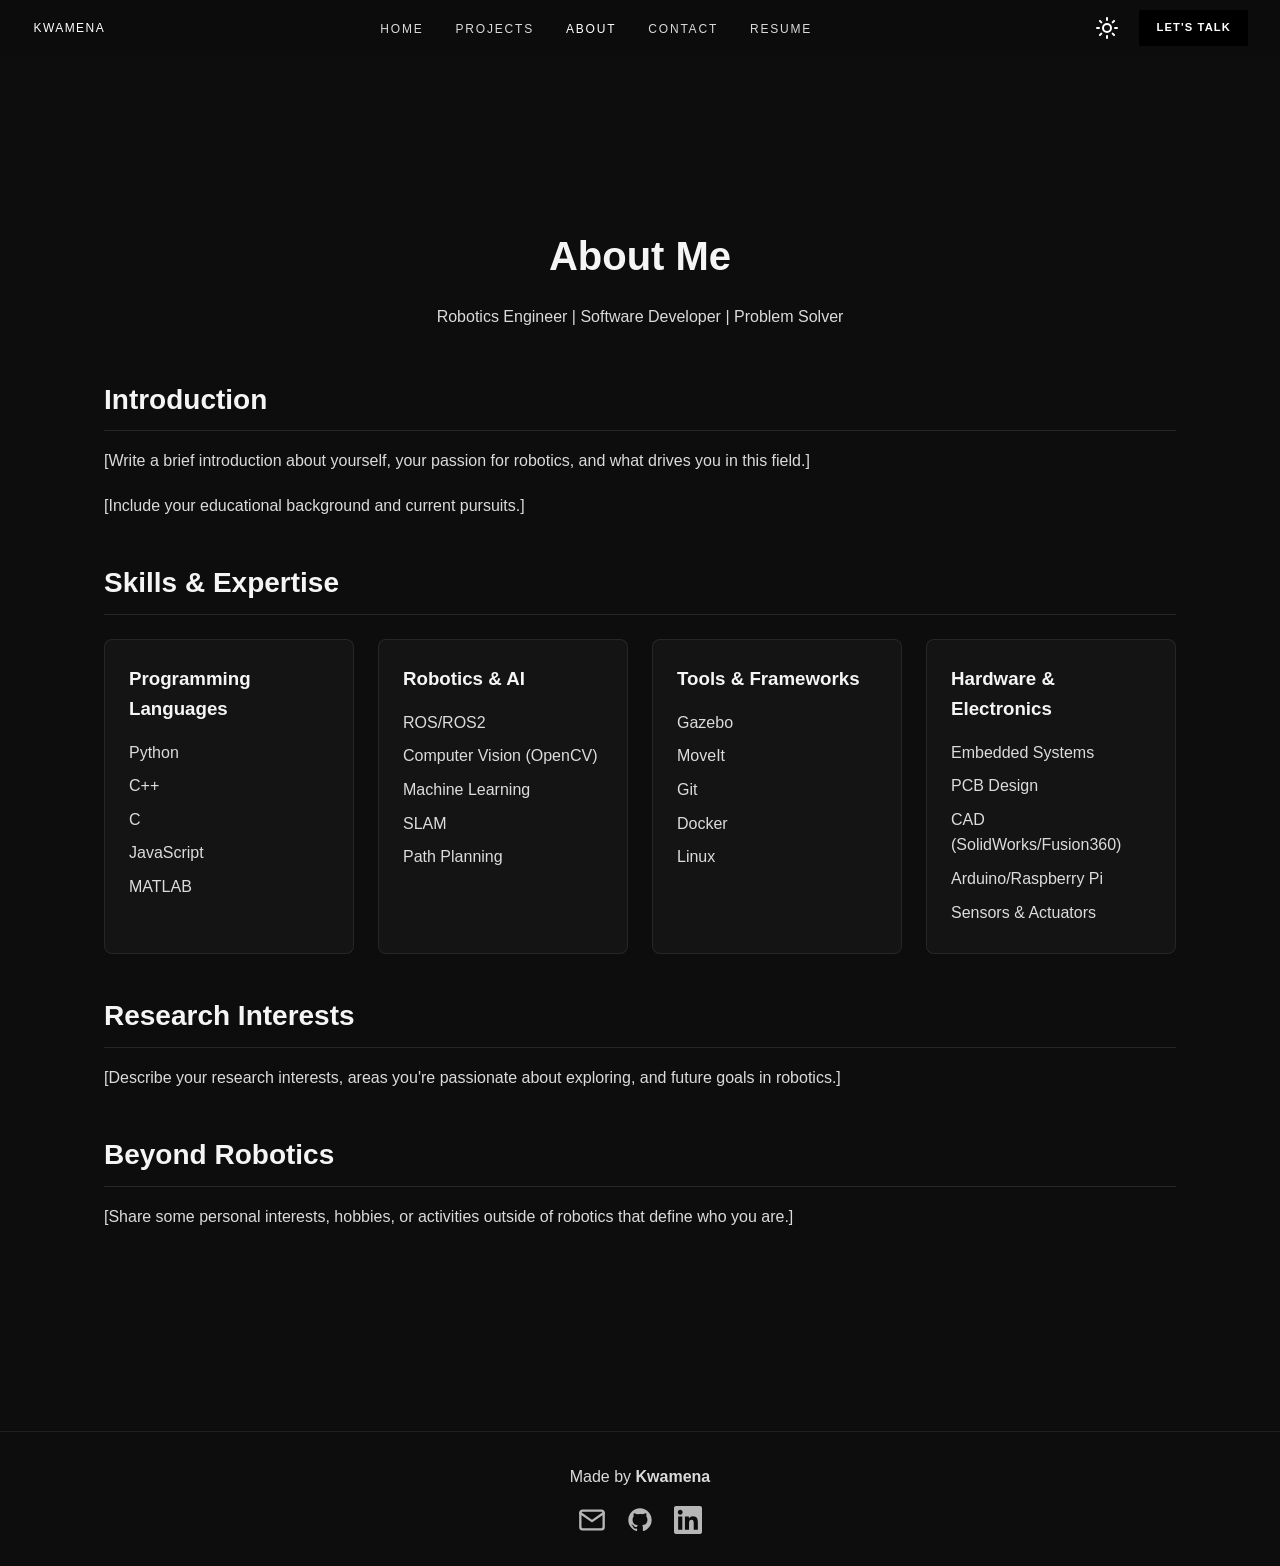
<file: about.html>
<!DOCTYPE html>
<html lang="en">
<head>
    <meta charset="UTF-8">
    <meta name="viewport" content="width=device-width, initial-scale=1.0">
    <meta name="description" content="About - Your Name">
    <title>About - Your Name</title>
    <link rel="stylesheet" href="styles.css">
    <link rel="stylesheet" href="css/header.css">
    <link rel="stylesheet" href="css/theme.css">
</head>
<body class="theme-dark">
    <!-- start header -->
    <header class="sticky-header">
        <a href="index.html" class="header-logo">
            <span>KWAMENA</span>
        </a>
        <nav>
            <ul class="header-nav">
                <li><a href="index.html">Home</a></li>
                <li><a href="index.html#projects">Projects</a></li>
                <li><a href="about.html" class="active">About</a></li>
                <li><a href="contact.html">Contact</a></li>
                <li><a href="resume.html">Resume</a></li>
            </ul>
        </nav>
        <div class="header-cta">
            <button type="button" id="theme-toggle" aria-label="Switch to light mode"></button>
            <a href="contact.html" class="btn">Let's Talk</a>
            <button type="button" class="btn menu-toggle" aria-label="Open menu">Menu</button>
        </div>
    </header>
    <div class="nav-drawer-overlay" id="nav-overlay" aria-hidden="true"></div>
    <div class="nav-drawer" id="nav-drawer" aria-label="Mobile navigation">
        <nav class="nav-drawer-inner">
            <ul class="nav-drawer-list">
                <li><a href="index.html">Home</a></li>
                <li><a href="index.html#projects">Projects</a></li>
                <li><a href="about.html" class="active">About</a></li>
                <li><a href="contact.html">Contact</a></li>
                <li><a href="resume.html">Resume</a></li>
            </ul>
        </nav>
    </div>

    <!-- end header -->

    <!-- Main Content -->
    <main class="container">
        <div class="about-container">
            <div class="about-header">
                <h1>About Me</h1>
                <p>Robotics Engineer | Software Developer | Problem Solver</p>
            </div>

            <div class="about-section">
                <h2>Introduction</h2>
                <p>
                    [Write a brief introduction about yourself, your passion for robotics, and what drives you in this field.]
                </p>
                <p>
                    [Include your educational background and current pursuits.]
                </p>
            </div>

            <div class="about-section">
                <h2>Skills & Expertise</h2>
                <div class="skills-grid">
                    <div class="skill-category">
                        <h3>Programming Languages</h3>
                        <ul>
                            <li>Python</li>
                            <li>C++</li>
                            <li>C</li>
                            <li>JavaScript</li>
                            <li>MATLAB</li>
                        </ul>
                    </div>

                    <div class="skill-category">
                        <h3>Robotics & AI</h3>
                        <ul>
                            <li>ROS/ROS2</li>
                            <li>Computer Vision (OpenCV)</li>
                            <li>Machine Learning</li>
                            <li>SLAM</li>
                            <li>Path Planning</li>
                        </ul>
                    </div>

                    <div class="skill-category">
                        <h3>Tools & Frameworks</h3>
                        <ul>
                            <li>Gazebo</li>
                            <li>MoveIt</li>
                            <li>Git</li>
                            <li>Docker</li>
                            <li>Linux</li>
                        </ul>
                    </div>

                    <div class="skill-category">
                        <h3>Hardware & Electronics</h3>
                        <ul>
                            <li>Embedded Systems</li>
                            <li>PCB Design</li>
                            <li>CAD (SolidWorks/Fusion360)</li>
                            <li>Arduino/Raspberry Pi</li>
                            <li>Sensors & Actuators</li>
                        </ul>
                    </div>
                </div>
            </div>

            <div class="about-section">
                <h2>Research Interests</h2>
                <p>
                    [Describe your research interests, areas you're passionate about exploring, and future goals in robotics.]
                </p>
            </div>

            <div class="about-section">
                <h2>Beyond Robotics</h2>
                <p>
                    [Share some personal interests, hobbies, or activities outside of robotics that define who you are.]
                </p>
            </div>
        </div>
    </main>

    <!-- start footer -->
    <footer class="footer">
        <p>Made by <strong>Kwamena</strong></p>
        <div class="footer-social">
            <a data-social="email" href="#" aria-label="Email"><img src="assets/icons/email.svg" width="28" height="28" alt="" class="footer-icon"></a>
            <a data-social="github" href="#" target="_blank" rel="noopener" aria-label="GitHub"><img src="assets/icons/github.svg" width="28" height="28" alt="" class="footer-icon"></a>
            <a data-social="linkedIn" href="#" target="_blank" rel="noopener" aria-label="LinkedIn"><img src="assets/icons/linkedin.svg" width="28" height="28" alt="" class="footer-icon"></a>
        </div>
    </footer>

    <!-- end footer -->
    <script src="js/header.js"></script>
    <script type="module" src="js/footer-social.js"></script>
    <script src="js/theme.js"></script>
</body>
</html>
</file>
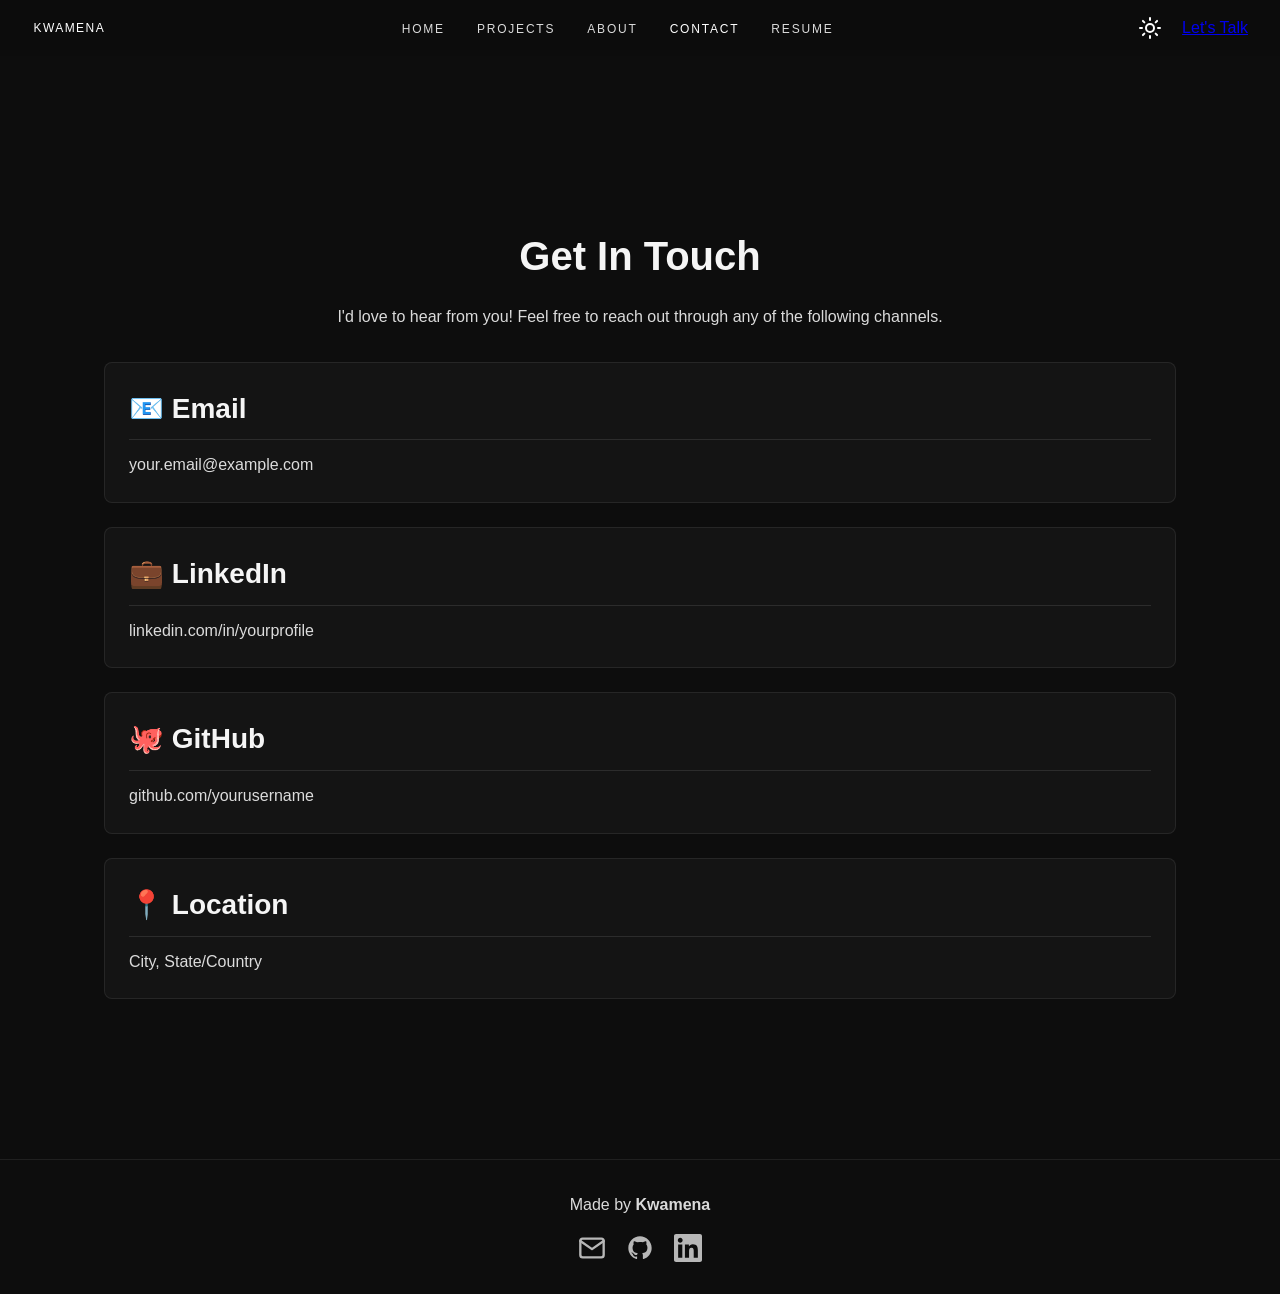
<file: contact.html>
<!DOCTYPE html>
<html lang="en">
<head>
    <meta charset="UTF-8">
    <meta name="viewport" content="width=device-width, initial-scale=1.0">
    <meta name="description" content="Contact - Your Name">
    <title>Contact - Your Name</title>
    <link rel="stylesheet" href="styles.css">
    <link rel="stylesheet" href="css/header.css">
    <link rel="stylesheet" href="css/theme.css">
</head>
<body class="theme-dark">
    <!-- start header -->
    <header class="sticky-header">
        <a href="index.html" class="header-logo">
            <span>KWAMENA</span>
        </a>
        <nav>
            <ul class="header-nav">
                <li><a href="index.html">Home</a></li>
                <li><a href="index.html#projects">Projects</a></li>
                <li><a href="about.html">About</a></li>
                <li><a href="contact.html" class="active">Contact</a></li>
                <li><a href="resume.html">Resume</a></li>
            </ul>
        </nav>
        <div class="header-cta">
            <button type="button" id="theme-toggle" aria-label="Switch to light mode"></button>
            <a href="contact.html" class="active" class="btn">Let's Talk</a>
            <button type="button" class="btn menu-toggle" aria-label="Open menu">Menu</button>
        </div>
    </header>
    <div class="nav-drawer-overlay" id="nav-overlay" aria-hidden="true"></div>
    <div class="nav-drawer" id="nav-drawer" aria-label="Mobile navigation">
        <nav class="nav-drawer-inner">
            <ul class="nav-drawer-list">
                <li><a href="index.html">Home</a></li>
                <li><a href="index.html#projects">Projects</a></li>
                <li><a href="about.html">About</a></li>
                <li><a href="contact.html" class="active">Contact</a></li>
                <li><a href="resume.html">Resume</a></li>
            </ul>
        </nav>
    </div>

    <!-- end header -->

    <!-- Main Content -->
    <main class="container">
        <div class="contact-container">
            <div class="contact-header">
                <h1>Get In Touch</h1>
                <p>I'd love to hear from you! Feel free to reach out through any of the following channels.</p>
            </div>

            <div class="contact-methods">
                <div class="contact-method">
                    <h3>📧 Email</h3>
                    <p><a href="mailto:your.email@example.com">your.email@example.com</a></p>
                </div>

                <div class="contact-method">
                    <h3>💼 LinkedIn</h3>
                    <p><a href="https://linkedin.com/in/yourprofile" target="_blank">linkedin.com/in/yourprofile</a></p>
                </div>

                <div class="contact-method">
                    <h3>🐙 GitHub</h3>
                    <p><a href="https://github.com/yourusername" target="_blank">github.com/yourusername</a></p>
                </div>

                <div class="contact-method">
                    <h3>📍 Location</h3>
                    <p>City, State/Country</p>
                </div>
            </div>
        </div>
    </main>

    <!-- start footer -->
    <footer class="footer">
        <p>Made by <strong>Kwamena</strong></p>
        <div class="footer-social">
            <a data-social="email" href="#" aria-label="Email"><img src="assets/icons/email.svg" width="28" height="28" alt="" class="footer-icon"></a>
            <a data-social="github" href="#" target="_blank" rel="noopener" aria-label="GitHub"><img src="assets/icons/github.svg" width="28" height="28" alt="" class="footer-icon"></a>
            <a data-social="linkedIn" href="#" target="_blank" rel="noopener" aria-label="LinkedIn"><img src="assets/icons/linkedin.svg" width="28" height="28" alt="" class="footer-icon"></a>
        </div>
    </footer>

    <!-- end footer -->
    <script src="js/header.js"></script>
    <script type="module" src="js/footer-social.js"></script>
    <script src="js/theme.js"></script>
</body>
</html>
</file>
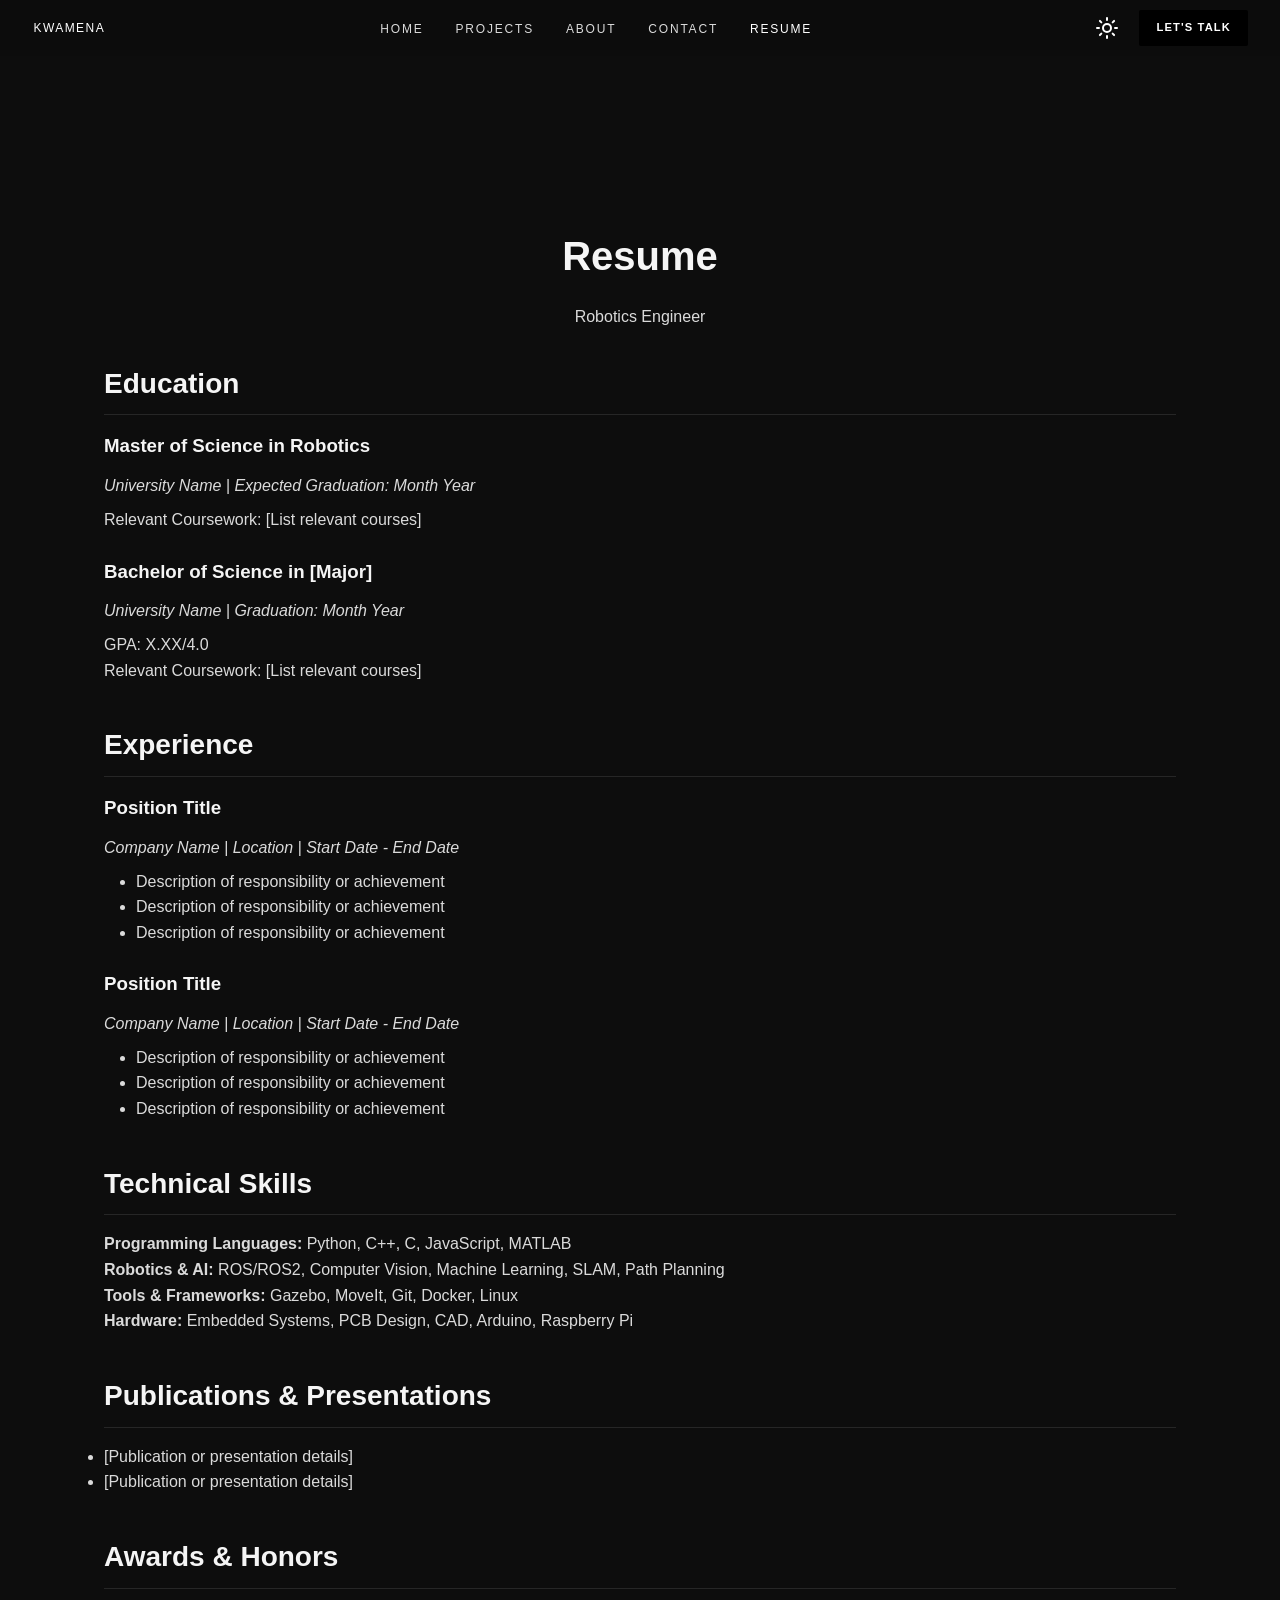
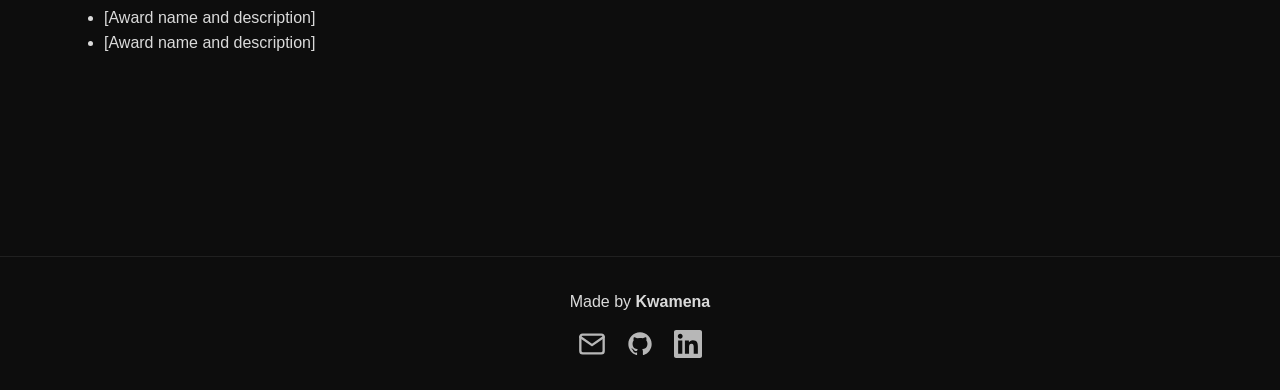
<file: resume.html>
<!DOCTYPE html>
<html lang="en">
<head>
    <meta charset="UTF-8">
    <meta name="viewport" content="width=device-width, initial-scale=1.0">
    <meta name="description" content="Resume - Your Name">
    <title>Resume - Your Name</title>
    <link rel="stylesheet" href="styles.css">
    <link rel="stylesheet" href="css/header.css">
    <link rel="stylesheet" href="css/theme.css">
</head>
<body class="theme-dark">
    <!-- start header -->
    <header class="sticky-header">
        <a href="index.html" class="header-logo">
            <span>KWAMENA</span>
        </a>
        <nav>
            <ul class="header-nav">
                <li><a href="index.html">Home</a></li>
                <li><a href="index.html#projects">Projects</a></li>
                <li><a href="about.html">About</a></li>
                <li><a href="contact.html">Contact</a></li>
                <li><a href="resume.html" class="active">Resume</a></li>
            </ul>
        </nav>
        <div class="header-cta">
            <button type="button" id="theme-toggle" aria-label="Switch to light mode"></button>
            <a href="contact.html" class="btn">Let's Talk</a>
            <button type="button" class="btn menu-toggle" aria-label="Open menu">Menu</button>
        </div>
    </header>
    <div class="nav-drawer-overlay" id="nav-overlay" aria-hidden="true"></div>
    <div class="nav-drawer" id="nav-drawer" aria-label="Mobile navigation">
        <nav class="nav-drawer-inner">
            <ul class="nav-drawer-list">
                <li><a href="index.html">Home</a></li>
                <li><a href="index.html#projects">Projects</a></li>
                <li><a href="about.html">About</a></li>
                <li><a href="contact.html">Contact</a></li>
                <li><a href="resume.html" class="active">Resume</a></li>
            </ul>
        </nav>
    </div>

    <!-- end header -->

    <!-- Main Content -->
    <main class="container">
        <div class="resume-container">
            <div class="resume-header">
                <h1>Resume</h1>
                <p>Robotics Engineer</p>
            </div>

            <!-- Education -->
            <div class="resume-section">
                <h2>Education</h2>
                
                <div class="education-item">
                    <h3>Master of Science in Robotics</h3>
                    <p class="education-meta">University Name | Expected Graduation: Month Year</p>
                    <p>Relevant Coursework: [List relevant courses]</p>
                </div>

                <div class="education-item">
                    <h3>Bachelor of Science in [Major]</h3>
                    <p class="education-meta">University Name | Graduation: Month Year</p>
                    <p>GPA: X.XX/4.0</p>
                    <p>Relevant Coursework: [List relevant courses]</p>
                </div>
            </div>

            <!-- Experience -->
            <div class="resume-section">
                <h2>Experience</h2>
                
                <div class="experience-item">
                    <h3>Position Title</h3>
                    <p class="experience-meta">Company Name | Location | Start Date - End Date</p>
                    <ul>
                        <li>Description of responsibility or achievement</li>
                        <li>Description of responsibility or achievement</li>
                        <li>Description of responsibility or achievement</li>
                    </ul>
                </div>

                <div class="experience-item">
                    <h3>Position Title</h3>
                    <p class="experience-meta">Company Name | Location | Start Date - End Date</p>
                    <ul>
                        <li>Description of responsibility or achievement</li>
                        <li>Description of responsibility or achievement</li>
                        <li>Description of responsibility or achievement</li>
                    </ul>
                </div>
            </div>

            <!-- Technical Skills -->
            <div class="resume-section">
                <h2>Technical Skills</h2>
                <p><strong>Programming Languages:</strong> Python, C++, C, JavaScript, MATLAB</p>
                <p><strong>Robotics & AI:</strong> ROS/ROS2, Computer Vision, Machine Learning, SLAM, Path Planning</p>
                <p><strong>Tools & Frameworks:</strong> Gazebo, MoveIt, Git, Docker, Linux</p>
                <p><strong>Hardware:</strong> Embedded Systems, PCB Design, CAD, Arduino, Raspberry Pi</p>
            </div>

            <!-- Publications (Optional) -->
            <div class="resume-section">
                <h2>Publications & Presentations</h2>
                <ul>
                    <li>[Publication or presentation details]</li>
                    <li>[Publication or presentation details]</li>
                </ul>
            </div>

            <!-- Awards & Honors (Optional) -->
            <div class="resume-section">
                <h2>Awards & Honors</h2>
                <ul>
                    <li>[Award name and description]</li>
                    <li>[Award name and description]</li>
                </ul>
            </div>
        </div>
    </main>

    <!-- start footer -->
    <footer class="footer">
        <p>Made by <strong>Kwamena</strong></p>
        <div class="footer-social">
            <a data-social="email" href="#" aria-label="Email"><img src="assets/icons/email.svg" width="28" height="28" alt="" class="footer-icon"></a>
            <a data-social="github" href="#" target="_blank" rel="noopener" aria-label="GitHub"><img src="assets/icons/github.svg" width="28" height="28" alt="" class="footer-icon"></a>
            <a data-social="linkedIn" href="#" target="_blank" rel="noopener" aria-label="LinkedIn"><img src="assets/icons/linkedin.svg" width="28" height="28" alt="" class="footer-icon"></a>
        </div>
    </footer>

    <!-- end footer -->
    <script src="js/header.js"></script>
    <script type="module" src="js/footer-social.js"></script>
    <script src="js/theme.js"></script>
</body>
</html>
</file>
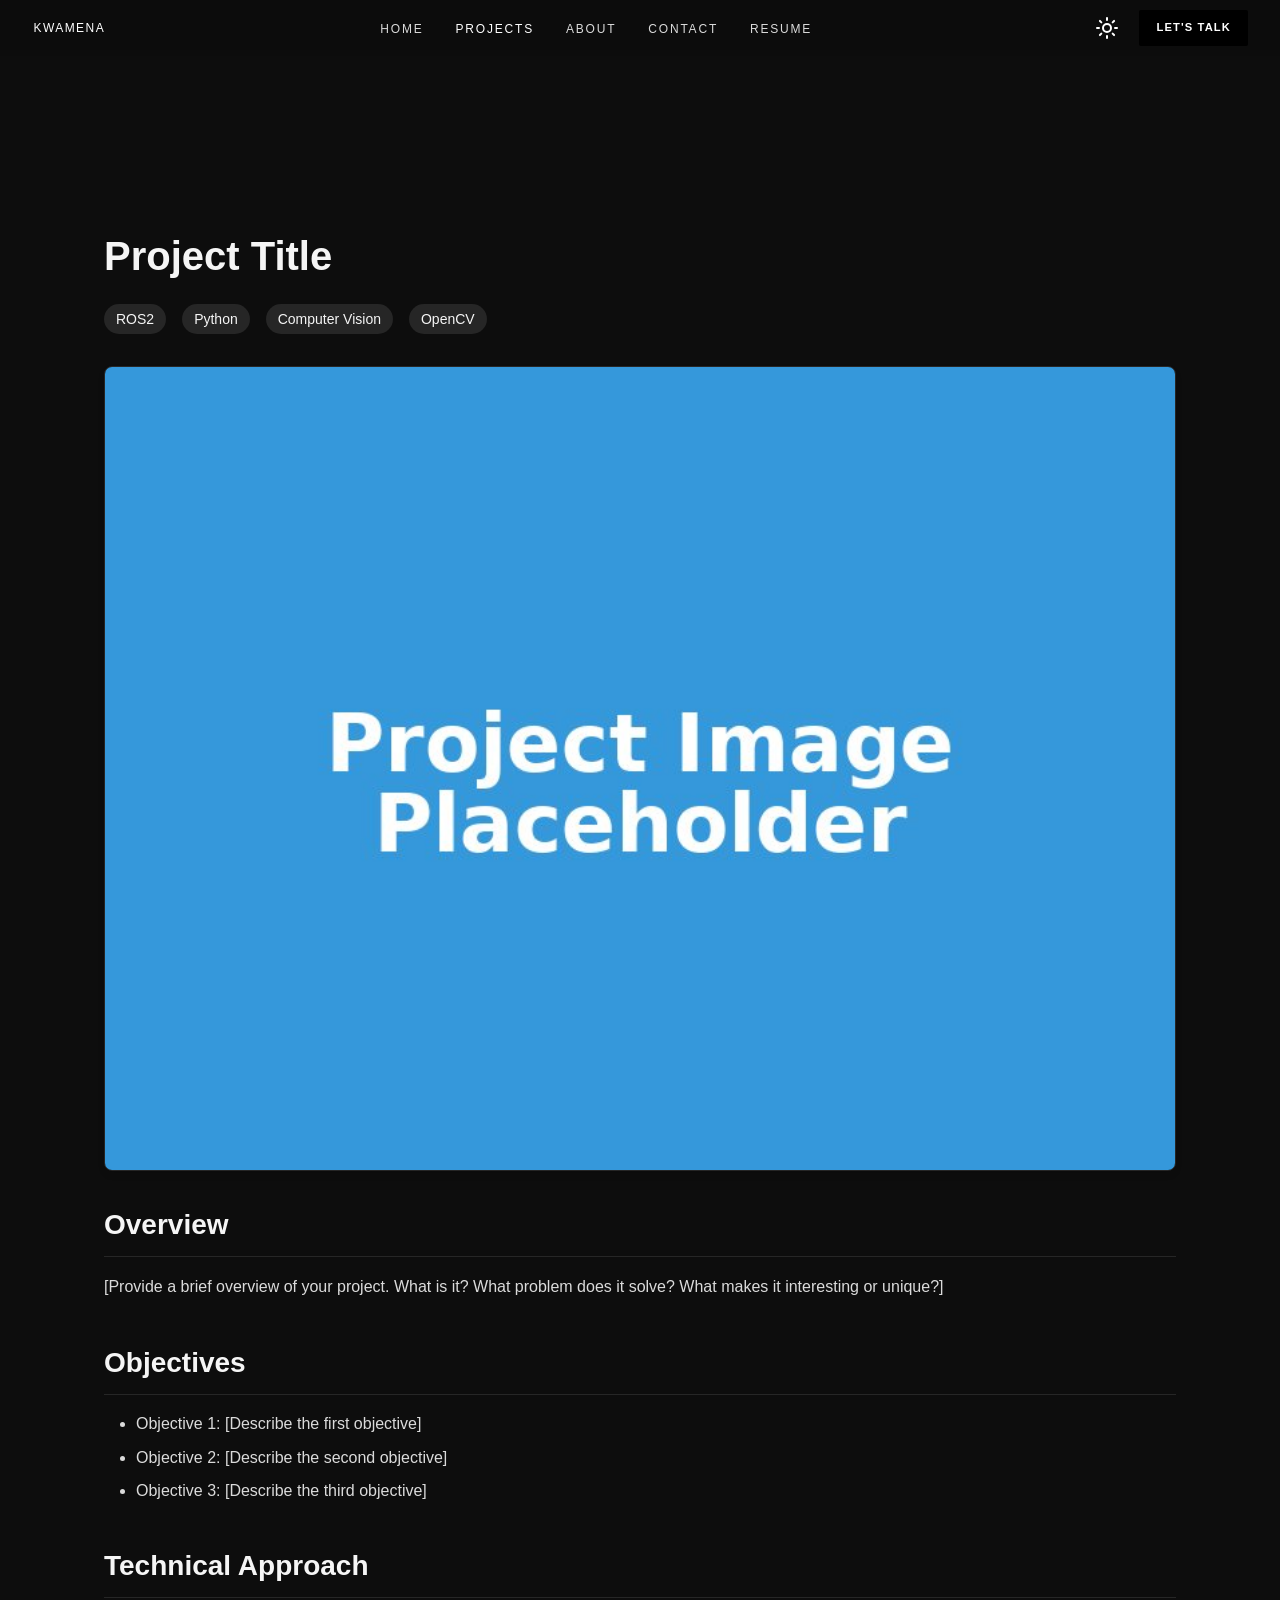
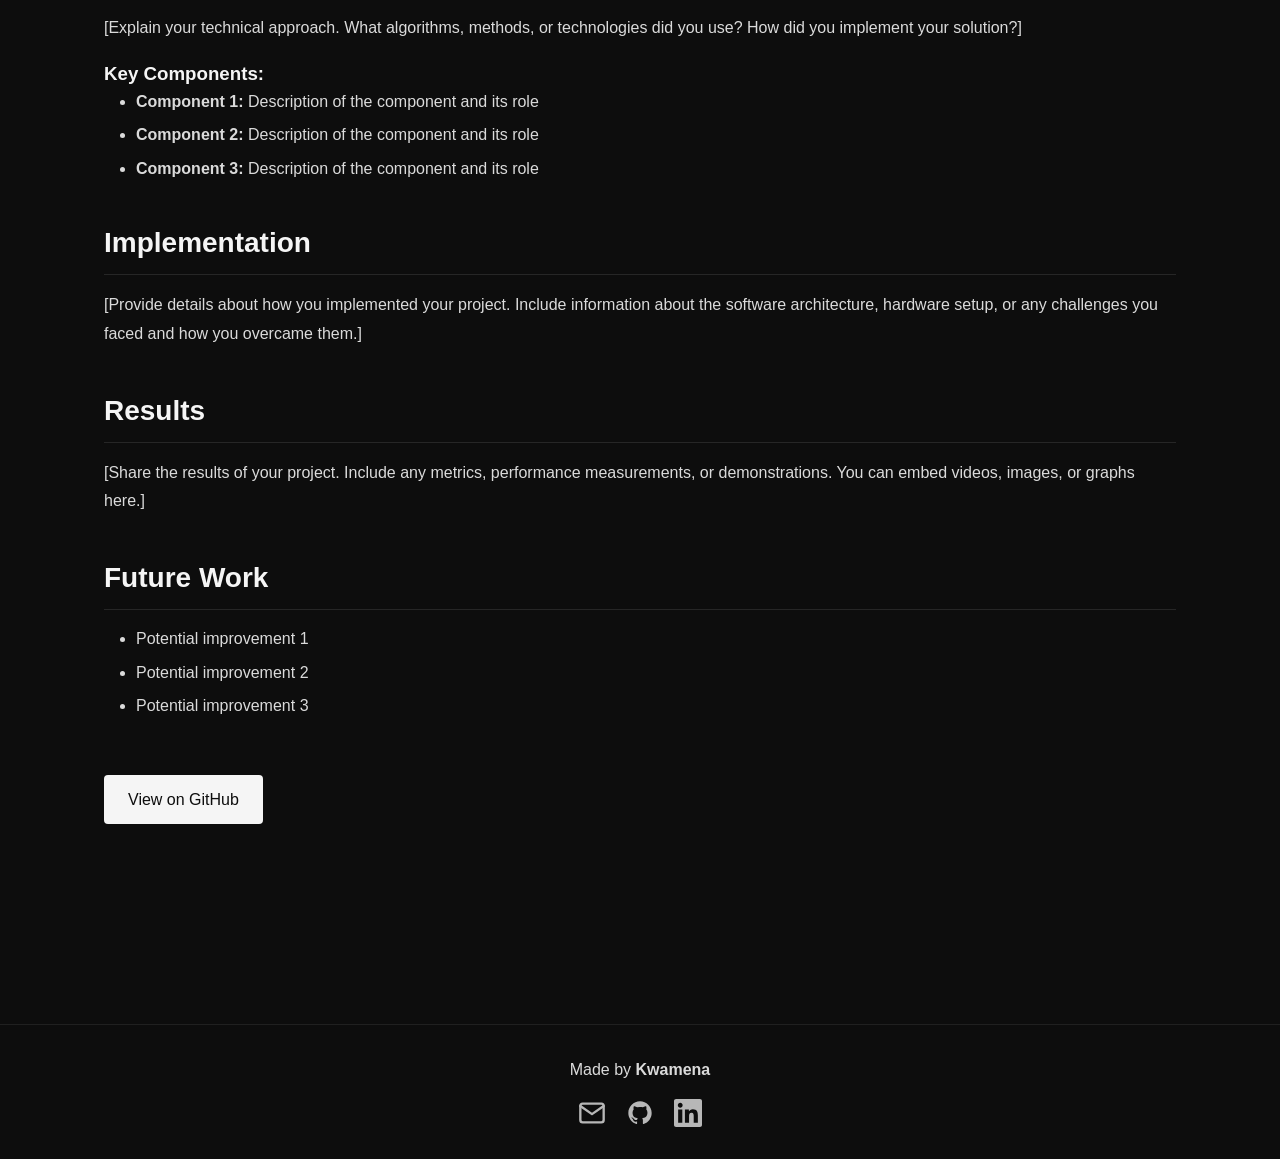
<file: projects/project-1.html>
<!DOCTYPE html>
<html lang="en">
<head>
    <meta charset="UTF-8">
    <meta name="viewport" content="width=device-width, initial-scale=1.0">
    <meta name="description" content="Project Title - Your Name">
    <title>Project Title - Your Name</title>
    <link rel="stylesheet" href="../styles.css">
    <link rel="stylesheet" href="../css/header.css">
    <link rel="stylesheet" href="../css/theme.css">
    <link rel="stylesheet" href="../css/images.css">
</head>
<body class="theme-dark" data-assets-base="../">
    <!-- start header -->
    <header class="sticky-header">
        <a href="../index.html" class="header-logo">
            <span>KWAMENA</span>
        </a>
        <nav>
            <ul class="header-nav">
                <li><a href="../index.html">Home</a></li>
                <li><a href="../index.html#projects" class="active">Projects</a></li>
                <li><a href="../about.html">About</a></li>
                <li><a href="../contact.html">Contact</a></li>
                <li><a href="../resume.html">Resume</a></li>
            </ul>
        </nav>
        <div class="header-cta">
            <button type="button" id="theme-toggle" aria-label="Switch to light mode"></button>
            <a href="../contact.html" class="btn">Let's Talk</a>
            <button type="button" class="btn menu-toggle" aria-label="Open menu">Menu</button>
        </div>
    </header>
    <div class="nav-drawer-overlay" id="nav-overlay" aria-hidden="true"></div>
    <div class="nav-drawer" id="nav-drawer" aria-label="Mobile navigation">
        <nav class="nav-drawer-inner">
            <ul class="nav-drawer-list">
                <li><a href="../index.html">Home</a></li>
                <li><a href="../index.html#projects" class="active">Projects</a></li>
                <li><a href="../about.html">About</a></li>
                <li><a href="../contact.html">Contact</a></li>
                <li><a href="../resume.html">Resume</a></li>
            </ul>
        </nav>
    </div>

    <!-- end header -->

    <!-- Main Content -->
    <main class="container">
        <div class="project-detail">
            <!-- Project Header -->
            <div class="project-header">
                <h1>Project Title</h1>
                <div class="project-meta">
                    <span class="tag">ROS2</span>
                    <span class="tag">Python</span>
                    <span class="tag">Computer Vision</span>
                    <span class="tag">OpenCV</span>
                </div>
            </div>

            <!-- Featured Image -->
            <img src="../assets/placeholder.jpg" alt="Project Title" class="project-detail-image auto-fit-img" loading="lazy">

            <!-- Overview -->
            <div class="project-section">
                <h2>Overview</h2>
                <p>
                    [Provide a brief overview of your project. What is it? What problem does it solve? What makes it interesting or unique?]
                </p>
            </div>

            <!-- Objectives -->
            <div class="project-section">
                <h2>Objectives</h2>
                <ul>
                    <li>Objective 1: [Describe the first objective]</li>
                    <li>Objective 2: [Describe the second objective]</li>
                    <li>Objective 3: [Describe the third objective]</li>
                </ul>
            </div>

            <!-- Technical Approach -->
            <div class="project-section">
                <h2>Technical Approach</h2>
                <p>
                    [Explain your technical approach. What algorithms, methods, or technologies did you use? How did you implement your solution?]
                </p>
                
                <h3>Key Components:</h3>
                <ul>
                    <li><strong>Component 1:</strong> Description of the component and its role</li>
                    <li><strong>Component 2:</strong> Description of the component and its role</li>
                    <li><strong>Component 3:</strong> Description of the component and its role</li>
                </ul>
            </div>

            <!-- Implementation Details -->
            <div class="project-section">
                <h2>Implementation</h2>
                <p>
                    [Provide details about how you implemented your project. Include information about the software architecture, hardware setup, or any challenges you faced and how you overcame them.]
                </p>
            </div>

            <!-- Results -->
            <div class="project-section">
                <h2>Results</h2>
                <p>
                    [Share the results of your project. Include any metrics, performance measurements, or demonstrations. You can embed videos, images, or graphs here.]
                </p>
            </div>

            <!-- Future Work -->
            <div class="project-section">
                <h2>Future Work</h2>
                <ul>
                    <li>Potential improvement 1</li>
                    <li>Potential improvement 2</li>
                    <li>Potential improvement 3</li>
                </ul>
            </div>

            <!-- Links -->
            <div class="project-section">
                <a href="https://github.com/yourusername/project-repo" class="github-link" target="_blank">
                    View on GitHub
                </a>
            </div>
        </div>
    </main>

    <!-- start footer -->
    <footer class="footer">
        <p>Made by <strong>Kwamena</strong></p>
        <div class="footer-social">
            <a data-social="email" href="#" aria-label="Email"><img src="../assets/icons/email.svg" width="28" height="28" alt="" class="footer-icon"></a>
            <a data-social="github" href="#" target="_blank" rel="noopener" aria-label="GitHub"><img src="../assets/icons/github.svg" width="28" height="28" alt="" class="footer-icon"></a>
            <a data-social="linkedIn" href="#" target="_blank" rel="noopener" aria-label="LinkedIn"><img src="../assets/icons/linkedin.svg" width="28" height="28" alt="" class="footer-icon"></a>
        </div>
    </footer>

    <!-- end footer -->
    <script src="../js/header.js"></script>
    <script type="module" src="../js/footer-social.js"></script>
    <script src="../js/theme.js"></script>
</body>
</html>
</file>
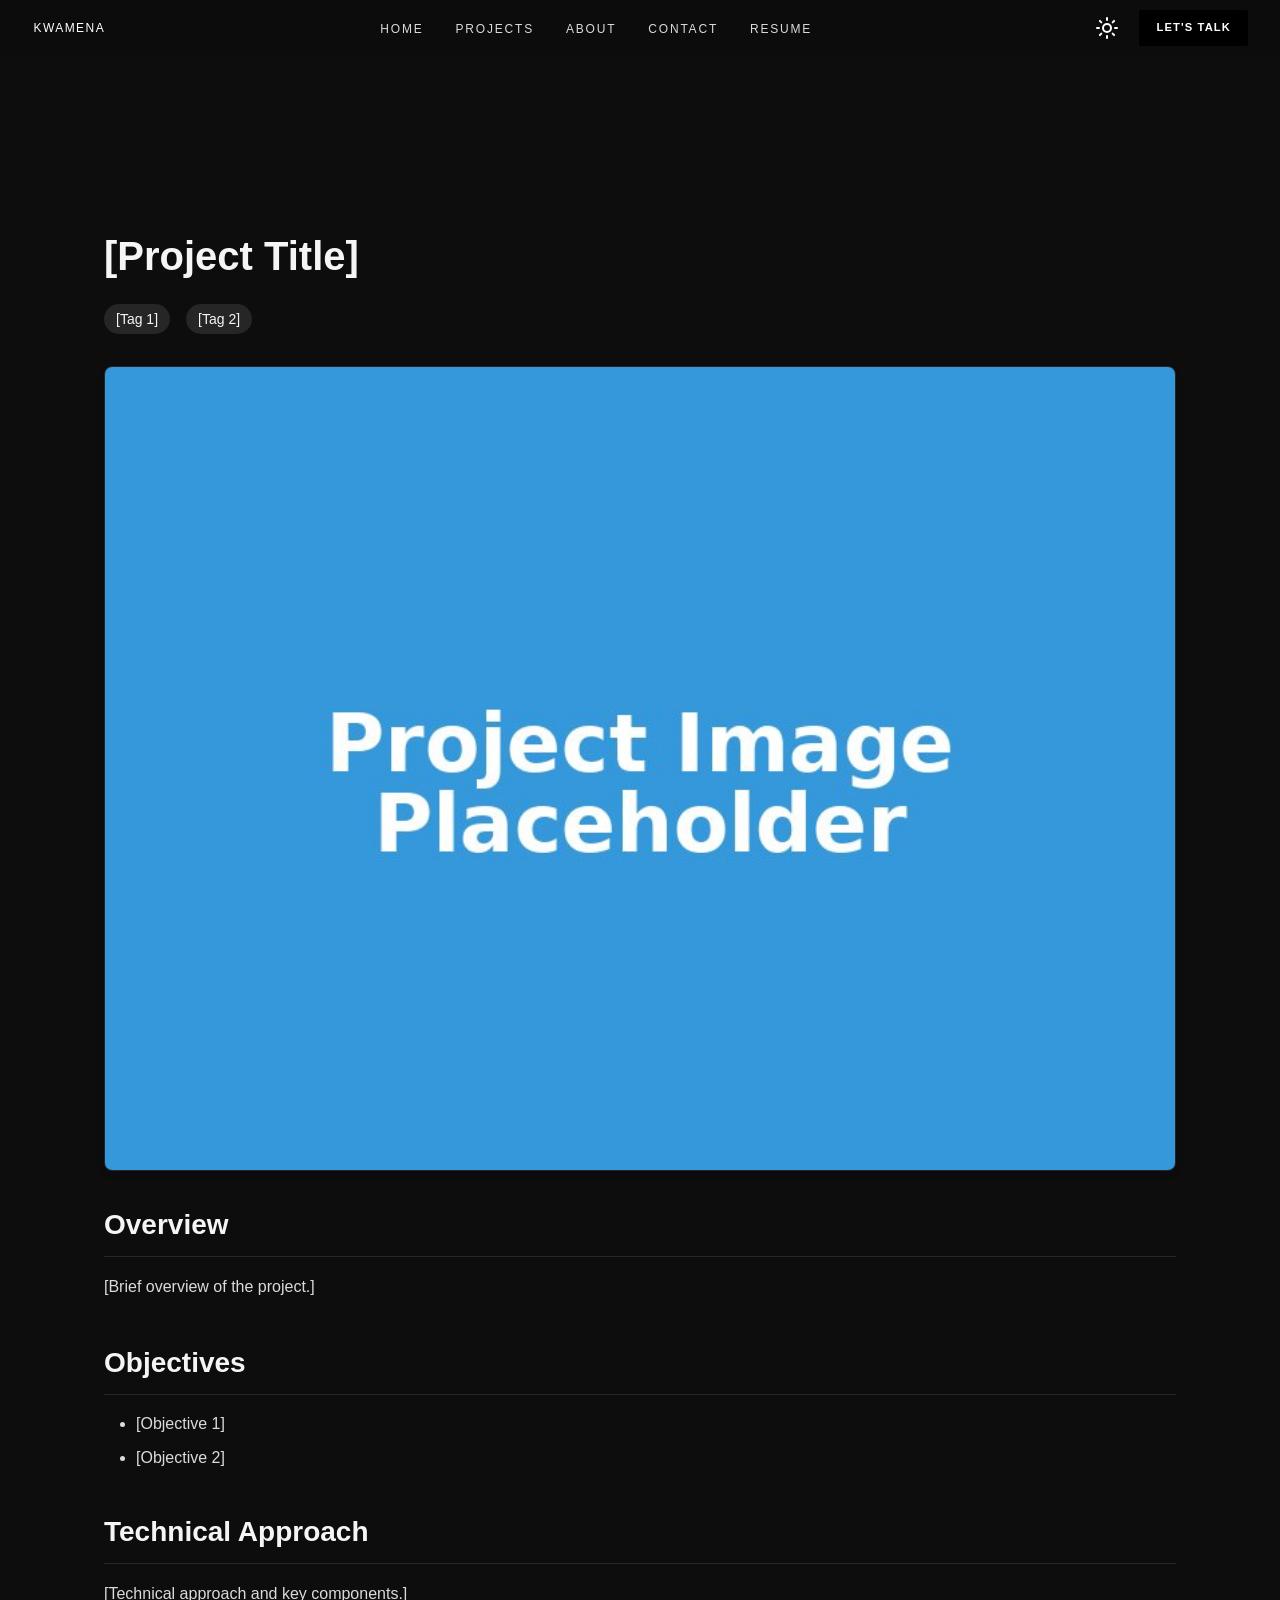
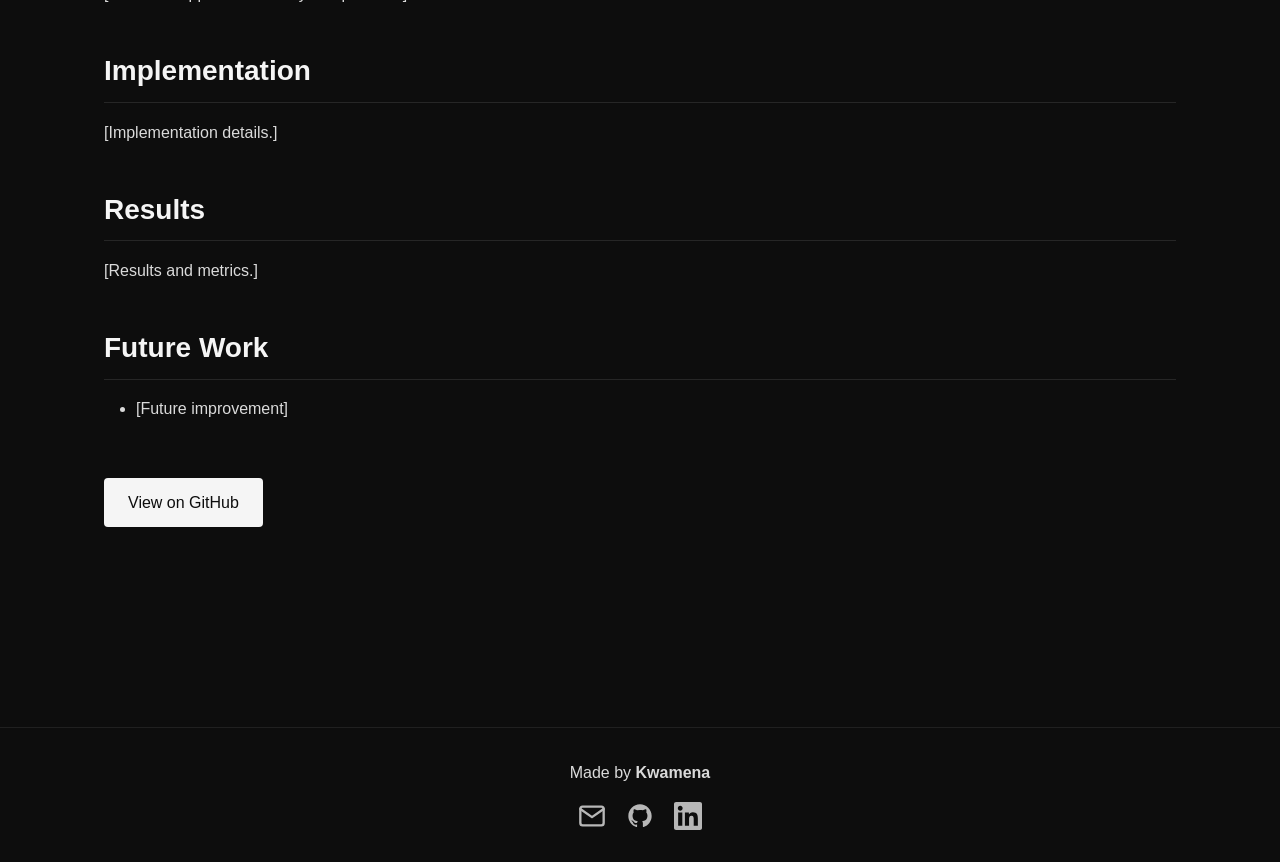
<file: projects/template.html>
<!DOCTYPE html>
<html lang="en">
<head>
    <meta charset="UTF-8">
    <meta name="viewport" content="width=device-width, initial-scale=1.0">
    <meta name="description" content="[Project Title] - Your Name">
    <title>[Project Title] - Your Name</title>
    <link rel="stylesheet" href="../styles.css">
    <link rel="stylesheet" href="../css/header.css">
    <link rel="stylesheet" href="../css/theme.css">
    <link rel="stylesheet" href="../css/images.css">
</head>
<body class="theme-dark" data-assets-base="../">
    <!-- start header -->
    <header class="sticky-header">
        <a href="../index.html" class="header-logo">
            <span>KWAMENA</span>
        </a>
        <nav>
            <ul class="header-nav">
                <li><a href="../index.html">Home</a></li>
                <li><a href="../index.html#projects">Projects</a></li>
                <li><a href="../about.html">About</a></li>
                <li><a href="../contact.html">Contact</a></li>
                <li><a href="../resume.html">Resume</a></li>
            </ul>
        </nav>
        <div class="header-cta">
            <button type="button" id="theme-toggle" aria-label="Switch to light mode"></button>
            <a href="../contact.html" class="btn">Let's Talk</a>
            <button type="button" class="btn menu-toggle" aria-label="Open menu">Menu</button>
        </div>
    </header>
    <div class="nav-drawer-overlay" id="nav-overlay" aria-hidden="true"></div>
    <div class="nav-drawer" id="nav-drawer" aria-label="Mobile navigation">
        <nav class="nav-drawer-inner">
            <ul class="nav-drawer-list">
                <li><a href="../index.html">Home</a></li>
                <li><a href="../index.html#projects">Projects</a></li>
                <li><a href="../about.html">About</a></li>
                <li><a href="../contact.html">Contact</a></li>
                <li><a href="../resume.html">Resume</a></li>
            </ul>
        </nav>
    </div>

    <!-- end header -->

    <!-- Main Content -->
    <main class="container">
        <div class="project-detail">
            <div class="project-header">
                <h1>[Project Title]</h1>
                <div class="project-meta">
                    <span class="tag">[Tag 1]</span>
                    <span class="tag">[Tag 2]</span>
                </div>
            </div>

            <!-- Featured Image (auto-fit applied) -->
            <img src="../assets/placeholder.jpg" alt="[Project Title]" class="project-detail-image auto-fit-img" loading="lazy">

            <div class="project-section">
                <h2>Overview</h2>
                <p>[Brief overview of the project.]</p>
            </div>

            <div class="project-section">
                <h2>Objectives</h2>
                <ul>
                    <li>[Objective 1]</li>
                    <li>[Objective 2]</li>
                </ul>
            </div>

            <div class="project-section">
                <h2>Technical Approach</h2>
                <p>[Technical approach and key components.]</p>
            </div>

            <div class="project-section">
                <h2>Implementation</h2>
                <p>[Implementation details.]</p>
            </div>

            <div class="project-section">
                <h2>Results</h2>
                <p>[Results and metrics.]</p>
            </div>

            <div class="project-section">
                <h2>Future Work</h2>
                <ul>
                    <li>[Future improvement]</li>
                </ul>
            </div>

            <div class="project-section">
                <a href="https://github.com/yourusername/repo" class="github-link" target="_blank" rel="noopener">View on GitHub</a>
            </div>
        </div>
    </main>

    <!-- start footer -->
    <footer class="footer">
        <p>Made by <strong>Kwamena</strong></p>
        <div class="footer-social">
            <a data-social="email" href="#" aria-label="Email"><img src="../assets/icons/email.svg" width="28" height="28" alt="" class="footer-icon"></a>
            <a data-social="github" href="#" target="_blank" rel="noopener" aria-label="GitHub"><img src="../assets/icons/github.svg" width="28" height="28" alt="" class="footer-icon"></a>
            <a data-social="linkedIn" href="#" target="_blank" rel="noopener" aria-label="LinkedIn"><img src="../assets/icons/linkedin.svg" width="28" height="28" alt="" class="footer-icon"></a>
        </div>
    </footer>

    <!-- end footer -->
    <script src="../js/header.js"></script>
    <script type="module" src="../js/footer-social.js"></script>
    <script src="../js/theme.js"></script>
</body>
</html>
</file>
<file: styles.css>
/* Global Styles */
* {
    margin: 0;
    padding: 0;
    box-sizing: border-box;
}

:root {
    --primary-color: #2c3e50;
    --secondary-color: #3498db;
    --accent-color: #e74c3c;
    --text-color: #333;
    --light-bg: #f8f9fa;
    --card-shadow: 0 4px 6px rgba(0, 0, 0, 0.1);
    --transition: all 0.3s ease;
}

body {
    font-family: -apple-system, BlinkMacSystemFont, 'Segoe UI', Roboto, Oxygen, Ubuntu, Cantarell, sans-serif;
    line-height: 1.6;
    color: var(--text-color);
    background-color: #fff;
}

/* Navigation */
.navbar {
    background-color: var(--primary-color);
    padding: 1rem 0;
    position: sticky;
    top: 0;
    z-index: 1000;
    box-shadow: 0 2px 4px rgba(0, 0, 0, 0.1);
}

.nav-container {
    max-width: 1200px;
    margin: 0 auto;
    padding: 0 2rem;
    display: flex;
    justify-content: space-between;
    align-items: center;
}

.nav-title {
    color: #fff;
    font-size: 1.5rem;
    font-weight: 600;
}

.nav-menu {
    list-style: none;
    display: flex;
    gap: 2rem;
}

.nav-link {
    color: #fff;
    text-decoration: none;
    font-weight: 500;
    transition: var(--transition);
    padding: 0.5rem 1rem;
    border-radius: 4px;
}

.nav-link:hover,
.nav-link.active {
    background-color: var(--secondary-color);
}

/* Container */
.container {
    max-width: 1200px;
    margin: 0 auto;
    padding: 3rem 2rem;
    min-height: calc(100vh - 200px);
}

/* Projects Grid */
.projects-grid {
    display: grid;
    grid-template-columns: repeat(auto-fill, minmax(350px, 1fr));
    gap: 2rem;
    margin-top: 2rem;
}

.project-card {
    background: #fff;
    border-radius: 8px;
    overflow: hidden;
    box-shadow: var(--card-shadow);
    transition: var(--transition);
}

.project-card:hover {
    transform: translateY(-5px);
    box-shadow: 0 8px 16px rgba(0, 0, 0, 0.15);
}

.project-card a {
    text-decoration: none;
    color: inherit;
    display: block;
}

.project-image {
    width: 100%;
    height: 250px;
    object-fit: cover;
}

.project-content {
    padding: 1.5rem;
}

.project-title {
    font-size: 1.25rem;
    margin-bottom: 0.75rem;
    color: var(--primary-color);
}

.project-description {
    color: #666;
    margin-bottom: 1rem;
    line-height: 1.6;
}

.project-tags {
    display: flex;
    flex-wrap: wrap;
    gap: 0.5rem;
}

.tag {
    background-color: var(--light-bg);
    color: var(--primary-color);
    padding: 0.25rem 0.75rem;
    border-radius: 20px;
    font-size: 0.875rem;
    font-weight: 500;
}

/* Project Detail Page */
.project-detail {
    max-width: 900px;
    margin: 0 auto;
}

.project-header {
    margin-bottom: 2rem;
}

.project-header h1 {
    font-size: 2.5rem;
    color: var(--primary-color);
    margin-bottom: 1rem;
}

.project-meta {
    display: flex;
    gap: 1rem;
    flex-wrap: wrap;
    margin-bottom: 1.5rem;
}

.project-detail-image {
    width: 100%;
    border-radius: 8px;
    margin: 2rem 0;
    box-shadow: var(--card-shadow);
}

.project-section {
    margin-bottom: 2.5rem;
}

.project-section h2 {
    font-size: 1.75rem;
    color: var(--primary-color);
    margin-bottom: 1rem;
    border-bottom: 2px solid var(--secondary-color);
    padding-bottom: 0.5rem;
}

.project-section p {
    color: #555;
    line-height: 1.8;
    margin-bottom: 1rem;
}

.project-section ul {
    margin-left: 2rem;
    color: #555;
}

.project-section ul li {
    margin-bottom: 0.5rem;
}

.github-link {
    display: inline-block;
    background-color: var(--primary-color);
    color: #fff;
    padding: 0.75rem 1.5rem;
    border-radius: 4px;
    text-decoration: none;
    font-weight: 500;
    transition: var(--transition);
    margin-top: 1rem;
}

.github-link:hover {
    background-color: var(--secondary-color);
}

/* About Page */
.about-container {
    max-width: 900px;
    margin: 0 auto;
}

.about-header {
    text-align: center;
    margin-bottom: 3rem;
}

.about-header h1 {
    font-size: 2.5rem;
    color: var(--primary-color);
    margin-bottom: 1rem;
}

.about-section {
    margin-bottom: 2.5rem;
}

.about-section h2 {
    font-size: 1.75rem;
    color: var(--primary-color);
    margin-bottom: 1rem;
}

.about-section p {
    color: #555;
    line-height: 1.8;
    margin-bottom: 1rem;
}

.skills-grid {
    display: grid;
    grid-template-columns: repeat(auto-fill, minmax(250px, 1fr));
    gap: 1.5rem;
    margin-top: 1.5rem;
}

.skill-category {
    background-color: var(--light-bg);
    padding: 1.5rem;
    border-radius: 8px;
}

.skill-category h3 {
    color: var(--primary-color);
    margin-bottom: 0.75rem;
}

.skill-category ul {
    list-style: none;
}

.skill-category ul li {
    padding: 0.25rem 0;
    color: #555;
}

/* Contact Page */
.contact-container {
    max-width: 700px;
    margin: 0 auto;
}

.contact-header {
    text-align: center;
    margin-bottom: 2rem;
}

.contact-header h1 {
    font-size: 2.5rem;
    color: var(--primary-color);
    margin-bottom: 1rem;
}

.contact-methods {
    display: grid;
    gap: 1.5rem;
    margin-top: 2rem;
}

.contact-method {
    background-color: var(--light-bg);
    padding: 1.5rem;
    border-radius: 8px;
    transition: var(--transition);
}

.contact-method:hover {
    box-shadow: var(--card-shadow);
}

.contact-method h3 {
    color: var(--primary-color);
    margin-bottom: 0.5rem;
}

.contact-method a {
    color: var(--secondary-color);
    text-decoration: none;
    font-weight: 500;
}

.contact-method a:hover {
    text-decoration: underline;
}

/* Resume Page */
.resume-container {
    max-width: 900px;
    margin: 0 auto;
}

.resume-header {
    text-align: center;
    margin-bottom: 2rem;
}

.resume-header h1 {
    font-size: 2.5rem;
    color: var(--primary-color);
    margin-bottom: 1rem;
}

.resume-section {
    margin-bottom: 2.5rem;
}

.resume-section h2 {
    font-size: 1.75rem;
    color: var(--primary-color);
    margin-bottom: 1rem;
    border-bottom: 2px solid var(--secondary-color);
    padding-bottom: 0.5rem;
}

.experience-item,
.education-item {
    margin-bottom: 1.5rem;
}

.experience-item h3,
.education-item h3 {
    color: var(--primary-color);
    margin-bottom: 0.25rem;
}

.experience-meta,
.education-meta {
    color: #777;
    font-style: italic;
    margin-bottom: 0.5rem;
}

.experience-item ul {
    margin-left: 2rem;
    color: #555;
}

/* Footer */
.footer {
    background-color: var(--primary-color);
    color: #fff;
    text-align: center;
    padding: 2rem;
    margin-top: 4rem;
}

.footer-social {
    display: flex;
    justify-content: center;
    align-items: center;
    gap: 1.25rem;
    margin-top: 1rem;
}

.footer-social a {
    display: inline-flex;
    align-items: center;
    justify-content: center;
    opacity: 0.7;
    transition: opacity 0.2s ease;
}

.footer-social a:hover {
    opacity: 1;
}

.footer-social .footer-icon {
    width: 28px;
    height: 28px;
    max-width: 32px;
    max-height: 32px;
    object-fit: contain;
    display: block;
}

body.theme-dark .footer .footer-icon {
    filter: brightness(0) invert(1);
}

body.theme-light .footer .footer-icon {
    filter: brightness(0);
}

/* Responsive Design */
@media (max-width: 768px) {
    .nav-container {
        flex-direction: column;
        gap: 1rem;
    }

    .nav-menu {
        flex-direction: column;
        gap: 0.5rem;
        text-align: center;
    }

    .projects-grid {
        grid-template-columns: 1fr;
    }

    .container {
        padding: 2rem 1rem;
    }

    .project-header h1,
    .about-header h1,
    .contact-header h1,
    .resume-header h1 {
        font-size: 2rem;
    }

    .skills-grid {
        grid-template-columns: 1fr;
    }
}

/* Print Styles for Resume */
@media print {
    .navbar,
    .sticky-header,
    .footer {
        display: none;
    }

    .container {
        max-width: 100%;
        padding: 0;
    }

    .resume-section {
        page-break-inside: avoid;
    }
}
</file>
<file: css/header.css>
/* ===== Unified Sticky Header (site-wide) ===== */

:root {
  --header-height: 80px;
  --header-height-condensed: 56px;
  --header-transition: height 0.35s ease, background-color 0.35s ease, backdrop-filter 0.35s ease;
}

.sticky-header {
  position: fixed;
  top: 0;
  left: 0;
  right: 0;
  z-index: 1000;
  height: var(--header-height);
  display: flex;
  align-items: center;
  justify-content: space-between;
  padding: 0 2rem;
  transition: var(--header-transition);
  background-color: transparent;
  backdrop-filter: none;
  /* High-contrast over video: text remains readable during motion */
  --nav-text-shadow: 0 1px 3px rgba(0, 0, 0, 0.8), 0 0 1px rgba(0, 0, 0, 0.9);
}

/* Condensed state — solid background, no shadow needed */
.sticky-header.is-condensed {
  height: var(--header-height-condensed);
  background-color: rgba(13, 13, 13, 0.95);
  backdrop-filter: blur(12px);
}

.sticky-header.is-condensed .header-logo,
.sticky-header.is-condensed .header-nav a {
  text-shadow: none;
}

.sticky-header.is-condensed .header-cta .btn {
  text-shadow: none;
  background: #000;
  border-color: transparent;
}

.sticky-header.is-condensed .header-cta .btn:hover {
  background: #222;
}

/* On dark-theme pages: header uses same dark as content; no shadow needed */
body.theme-dark .sticky-header {
  background-color: rgba(13, 13, 13, 0.95);
  backdrop-filter: blur(12px);
}

body.theme-dark .sticky-header .header-logo,
body.theme-dark .sticky-header .header-nav a,
body.theme-dark .sticky-header .header-cta .btn {
  text-shadow: none;
}

body.theme-dark .sticky-header.is-condensed {
  background-color: rgba(13, 13, 13, 0.98);
}

/* Light theme: condensed header has light bg + dark text */
body.theme-light .sticky-header {
  background-color: transparent;
}

body.theme-light .sticky-header.is-condensed {
  background-color: rgba(255, 255, 255, 0.95);
  backdrop-filter: blur(12px);
}

body.theme-light .sticky-header.is-condensed .header-logo,
body.theme-light .sticky-header.is-condensed .header-nav a,
body.theme-light .sticky-header.is-condensed .header-cta .btn,
body.theme-light .sticky-header.is-condensed .theme-toggle-icon {
  color: #1a1a1a;
  text-shadow: none;
}

body.theme-light .sticky-header.is-condensed .header-cta .btn {
  background: #1a1a1a;
  color: #fff;
  border-color: transparent;
}

body.theme-light .sticky-header.is-condensed .header-cta .btn:hover {
  background: #333;
}


/* Theme toggle button */
#theme-toggle {
  display: flex;
  align-items: center;
  justify-content: center;
  width: 40px;
  height: 40px;
  padding: 0;
  border: none;
  background: transparent;
  cursor: pointer;
  border-radius: 4px;
  transition: opacity 0.2s ease;
}

#theme-toggle:hover {
  opacity: 0.85;
}

#theme-toggle .theme-toggle-icon {
  width: 24px;
  height: 24px;
  display: block;
  color: inherit;
}

#theme-toggle img.theme-toggle-icon {
  object-fit: contain;
}

/* Toggle icon: white with shadow over video; no shadow when condensed */
.sticky-header #theme-toggle img {
  filter: brightness(0) invert(1);
  filter: drop-shadow(0 1px 2px rgba(0, 0, 0, 0.8)) brightness(0) invert(1);
}

.sticky-header.is-condensed #theme-toggle img {
  filter: brightness(0) invert(1);
}

body.theme-light .sticky-header.is-condensed #theme-toggle img {
  filter: none;
}

/* Logo: KWAMENA (large bold) + PORTFOLIO (smaller, slight indent) — match reference */
.sticky-header .header-logo {
  font-family: -apple-system, BlinkMacSystemFont, 'Segoe UI', Roboto, sans-serif;
  font-size: 1.5rem;
  font-weight: 700;
  color: #fff;
  text-decoration: none;
  letter-spacing: 0.02em;
  line-height: 1.25;
  text-transform: uppercase;
  text-shadow: var(--nav-text-shadow);
}

.sticky-header .header-logo span:first-child {
  display: block;
  font-size: 1em;
  font-weight: 700;
  line-height: 1.1;
}

.sticky-header .header-logo span:last-child {
  display: block;
  font-size: 0.5em;
  font-weight: 400;
  letter-spacing: 0.12em;
  margin-top: 0.1em;
  margin-left: 0.12em;
  opacity: 1;
}

.sticky-header .header-nav {
  display: flex;
  align-items: center;
  gap: 2rem;
  list-style: none;
  margin: 0;
  padding: 0;
}

.sticky-header .header-nav a {
  color: #fff;
  text-decoration: none;
  font-size: 0.75rem;
  font-weight: 500;
  letter-spacing: 0.15em;
  text-transform: uppercase;
  transition: opacity 0.2s ease;
  text-shadow: var(--nav-text-shadow);
}

.sticky-header .header-nav a:hover,
.sticky-header .header-nav a.active {
  opacity: 1;
}

.sticky-header .header-nav a:not(.active) {
  opacity: 0.85;
}

.sticky-header .header-cta {
  display: flex;
  align-items: center;
  gap: 0.75rem;
}

.sticky-header .header-cta .btn {
  padding: 0.5rem 1rem;
  font-size: 0.7rem;
  font-weight: 600;
  letter-spacing: 0.1em;
  text-transform: uppercase;
  color: #fff;
  background: rgba(0, 0, 0, 0.6);
  border: 1px solid rgba(255, 255, 255, 0.3);
  border-radius: 2px;
  cursor: pointer;
  text-decoration: none;
  transition: background 0.2s ease, color 0.2s ease, border-color 0.2s ease;
  text-shadow: var(--nav-text-shadow);
}

.sticky-header .header-cta .btn:hover {
  background: #222;
}

.sticky-header .menu-toggle {
  display: none;
  background: none;
  border: none;
  color: #fff;
  padding: 0.5rem;
  cursor: pointer;
  font: inherit;
}

@media (max-width: 768px) {
  .sticky-header {
    padding: 0 1rem;
  }

  .sticky-header .header-nav {
    display: none;
  }

  .sticky-header .header-cta {
    gap: 0.5rem;
  }

  .sticky-header .header-cta .btn {
    padding: 0.4rem 0.75rem;
    font-size: 0.65rem;
  }

  .sticky-header .menu-toggle {
    display: flex;
    align-items: center;
    justify-content: center;
  }
}

/* ----- Mobile menu drawer ----- */
.nav-drawer-overlay {
  position: fixed;
  inset: 0;
  background: rgba(0, 0, 0, 0.5);
  z-index: 998;
  opacity: 0;
  pointer-events: none;
  transition: opacity 0.25s ease;
}

@media (prefers-reduced-motion: reduce) {
  .nav-drawer-overlay,
  .nav-drawer {
    transition: none;
  }
}

body.menu-open .nav-drawer-overlay {
  opacity: 1;
  pointer-events: auto;
}

.nav-drawer {
  position: fixed;
  top: 0;
  right: 0;
  width: 280px;
  max-width: 85vw;
  height: 100%;
  background: #0d0d0d;
  z-index: 999;
  transform: translateX(100%);
  transition: transform 0.3s ease;
  overflow-y: auto;
}

body.menu-open .nav-drawer {
  transform: translateX(0);
}

.nav-drawer-inner {
  padding: calc(var(--header-height, 80px) + 1.5rem) 1.5rem 1.5rem;
}

.nav-drawer-list {
  list-style: none;
  margin: 0;
  padding: 0;
}

.nav-drawer-list li {
  border-bottom: 1px solid rgba(255, 255, 255, 0.1);
}

.nav-drawer-list a {
  display: block;
  padding: 1rem 0;
  color: #fff;
  text-decoration: none;
  font-size: 0.9rem;
  font-weight: 500;
  letter-spacing: 0.1em;
  text-transform: uppercase;
  transition: opacity 0.2s ease;
}

.nav-drawer-list a:hover {
  opacity: 0.85;
}

@media (min-width: 769px) {
  .nav-drawer-overlay,
  .nav-drawer {
    display: none;
  }
}
</file>
<file: css/theme.css>
/* ===== Unified dark palette (1820-style) ===== */
:root {
  --palette-bg-dark: #0d0d0d;
  --palette-bg-dark-subtle: #141414;
  --palette-text-primary: #f5f5f5;
  --palette-text-muted: rgba(255, 255, 255, 0.85);
  --palette-text-dim: rgba(255, 255, 255, 0.7);
  --palette-border: rgba(255, 255, 255, 0.1);
  --palette-border-subtle: rgba(255, 255, 255, 0.08);
  --palette-accent-gray: #888;
}

/* ===== Reduced motion ===== */
@media (prefers-reduced-motion: reduce) {
  *,
  *::before,
  *::after {
    animation-duration: 0.01ms !important;
    animation-iteration-count: 1 !important;
    transition-duration: 0.05ms !important;
  }
}

/* ===== Dark theme (no-video pages + portfolio content default) ===== */

body.theme-dark {
  background-color: var(--palette-bg-dark);
  color: var(--palette-text-primary);
}

body.theme-dark .container,
body.theme-dark .about-container,
body.theme-dark .contact-container,
body.theme-dark .resume-container,
body.theme-dark .project-detail {
  max-width: 1200px;
  margin: 0 auto;
  padding: calc(var(--header-height, 80px) + 2rem) 2rem 3rem;
  min-height: calc(100vh - 200px);
}

body.theme-dark .about-header h1,
body.theme-dark .contact-header h1,
body.theme-dark .resume-header h1,
body.theme-dark .project-header h1 {
  color: var(--palette-text-primary);
  font-size: 2.5rem;
  margin-bottom: 1rem;
}

body.theme-dark .about-header p,
body.theme-dark .contact-header p,
body.theme-dark .resume-header p {
  color: var(--palette-text-muted);
}

body.theme-dark .about-section h2,
body.theme-dark .contact-methods h3,
body.theme-dark .resume-section h2,
body.theme-dark .project-section h2 {
  color: var(--palette-text-primary);
  font-size: 1.75rem;
  border-bottom: 1px solid var(--palette-border);
  padding-bottom: 0.5rem;
  margin-bottom: 1rem;
}

body.theme-dark .about-section p,
body.theme-dark .about-section ul li,
body.theme-dark .contact-method p,
body.theme-dark .resume-section p,
body.theme-dark .resume-section ul li,
body.theme-dark .experience-meta,
body.theme-dark .education-meta,
body.theme-dark .project-section p,
body.theme-dark .project-section ul li {
  color: var(--palette-text-muted);
}

body.theme-dark .skill-category,
body.theme-dark .contact-method {
  background: var(--palette-bg-dark-subtle);
  border: 1px solid var(--palette-border-subtle);
  border-radius: 8px;
  padding: 1.5rem;
}

body.theme-dark .skill-category h3,
body.theme-dark .contact-method h3,
body.theme-dark .experience-item h3,
body.theme-dark .education-item h3 {
  color: var(--palette-text-primary);
  margin-bottom: 0.75rem;
}

body.theme-dark .contact-method a {
  color: var(--palette-text-muted);
}

body.theme-dark .contact-method a:hover {
  color: var(--palette-text-primary);
}

body.theme-dark .tag {
  background: rgba(255, 255, 255, 0.1);
  color: var(--palette-text-primary);
}

body.theme-dark .project-detail-image {
  border-radius: 8px;
  border: 1px solid var(--palette-border);
}

body.theme-dark .github-link {
  background: var(--palette-text-primary);
  color: var(--palette-bg-dark);
}

body.theme-dark .github-link:hover {
  background: #fff;
}

body.theme-dark .footer {
  background: var(--palette-bg-dark);
  border-top: 1px solid var(--palette-border-subtle);
  color: var(--palette-text-muted);
}

/* Homepage projects section: same unified dark palette */
body.theme-dark .portfolio-content {
  background: var(--palette-bg-dark);
}

body.theme-dark .portfolio-content .content-section h2 {
  color: var(--palette-text-primary);
}

body.theme-dark .portfolio-content .content-section p,
body.theme-dark .portfolio-content .content-section a {
  color: var(--palette-text-muted);
}

body.theme-dark .portfolio-content .content-section a:hover {
  color: var(--palette-text-primary);
}

/* Project cards (homepage grid) — dark theme */
body.theme-dark .portfolio-content .project-card,
body.theme-dark .project-card {
  background: var(--palette-bg-dark-subtle);
  border: 1px solid var(--palette-border-subtle);
  color: inherit;
}

body.theme-dark .portfolio-content .project-card:hover,
body.theme-dark .project-card:hover {
  border-color: var(--palette-border);
  box-shadow: 0 8px 24px rgba(0, 0, 0, 0.4);
}

body.theme-dark .portfolio-content .project-title,
body.theme-dark .project-title {
  color: #f5f5f5;
}

body.theme-dark .portfolio-content .project-description,
body.theme-dark .project-description {
  color: var(--palette-text-muted);
}

body.theme-dark .portfolio-content .project-card a,
body.theme-dark .project-card a {
  color: inherit;
}

body.theme-dark .portfolio-content .project-card .tag,
body.theme-dark .project-card .tag {
  background: rgba(255, 255, 255, 0.1);
  color: var(--palette-text-primary);
}

@media (max-width: 768px) {
  body.theme-dark .container,
  body.theme-dark .about-container,
  body.theme-dark .contact-container,
  body.theme-dark .resume-container {
    padding: 2rem 1rem;
  }
}

/* ===== Light theme (user toggle or default on hero page) ===== */

body.theme-light {
  background-color: #f5f5f5;
  color: #1a1a1a;
  transition: background-color 0.2s ease, color 0.2s ease;
}

body.theme-dark {
  transition: background-color 0.2s ease, color 0.2s ease;
}

body.theme-light .container,
body.theme-light .about-container,
body.theme-light .contact-container,
body.theme-light .resume-container,
body.theme-light .project-detail {
  max-width: 1200px;
  margin: 0 auto;
  padding: calc(var(--header-height, 80px) + 2rem) 2rem 3rem;
  min-height: calc(100vh - 200px);
}

body.theme-light .about-header h1,
body.theme-light .contact-header h1,
body.theme-light .resume-header h1,
body.theme-light .project-header h1 {
  color: #1a1a1a;
}

body.theme-light .about-header p,
body.theme-light .contact-header p,
body.theme-light .resume-header p {
  color: #444;
}

body.theme-light .about-section h2,
body.theme-light .resume-section h2,
body.theme-light .project-section h2 {
  color: #1a1a1a;
  border-bottom-color: rgba(0, 0, 0, 0.12);
}

body.theme-light .about-section p,
body.theme-light .about-section ul li,
body.theme-light .contact-method p,
body.theme-light .resume-section p,
body.theme-light .resume-section ul li,
body.theme-light .experience-meta,
body.theme-light .education-meta,
body.theme-light .project-section p,
body.theme-light .project-section ul li {
  color: #444;
}

body.theme-light .skill-category,
body.theme-light .contact-method {
  background: #fff;
  border: 1px solid rgba(0, 0, 0, 0.08);
}

body.theme-light .skill-category h3,
body.theme-light .contact-method h3,
body.theme-light .experience-item h3,
body.theme-light .education-item h3 {
  color: #1a1a1a;
}

body.theme-light .contact-method a {
  color: #333;
}

body.theme-light .contact-method a:hover {
  color: #000;
}

body.theme-light .tag {
  background: rgba(0, 0, 0, 0.08);
  color: #1a1a1a;
}

body.theme-light .project-detail-image {
  border-color: rgba(0, 0, 0, 0.1);
}

body.theme-light .github-link {
  background: #1a1a1a;
  color: #fff;
}

body.theme-light .github-link:hover {
  background: #333;
}

body.theme-light .footer {
  background: #eee;
  border-top: 1px solid rgba(0, 0, 0, 0.08);
  color: #444;
}

body.theme-light .footer .footer-social a {
  color: #333;
}

body.theme-light .footer .footer-social a:hover {
  opacity: 1;
}

/* Homepage projects section — light theme (readable text) */
body.theme-light .portfolio-content {
  background: #f5f5f5;
  color: #1a1a1a;
}

body.theme-light .portfolio-content .content-section h2 {
  color: #111;
}

body.theme-light .portfolio-content .content-section p,
body.theme-light .portfolio-content .content-section a {
  color: #444;
}

body.theme-light .portfolio-content .content-section a:hover {
  color: #000;
}

body.theme-light .portfolio-content .project-card,
body.theme-light .project-card {
  background: #fff;
  border: 1px solid rgba(0, 0, 0, 0.08);
}

body.theme-light .portfolio-content .project-title,
body.theme-light .project-title {
  color: #111;
}

body.theme-light .portfolio-content .project-description,
body.theme-light .project-description {
  color: #444;
}

body.theme-light .portfolio-content .project-card .tag,
body.theme-light .project-card .tag {
  background: rgba(0, 0, 0, 0.08);
  color: #1a1a1a;
}

@media (max-width: 768px) {
  body.theme-light .container,
  body.theme-light .about-container,
  body.theme-light .contact-container,
  body.theme-light .resume-container {
    padding: 2rem 1rem;
  }
}
</file>
<file: css/images.css>
/* ===== Auto-fit image module =====
 * Use .auto-fit-img on images to scale to container, preserve aspect ratio,
 * and avoid upscaling beyond natural size. No distortion or cropping.
 */

.auto-fit-img {
  max-width: 100%;
  height: auto;
  object-fit: contain;
  display: block;
}

/* Optional: contain within a fixed aspect or max height */
.auto-fit-img--contain {
  object-fit: contain;
}

/* Project card images and detail images */
.project-image.auto-fit-img,
.project-detail-image.auto-fit-img {
  width: 100%;
  max-height: 100%;
  object-fit: contain;
}

.project-card .project-image {
  width: 100%;
  height: 250px;
  object-fit: contain;
  max-width: 100%;
}

.project-detail .project-detail-image {
  width: 100%;
  height: auto;
  max-width: 100%;
  object-fit: contain;
}
</file>
